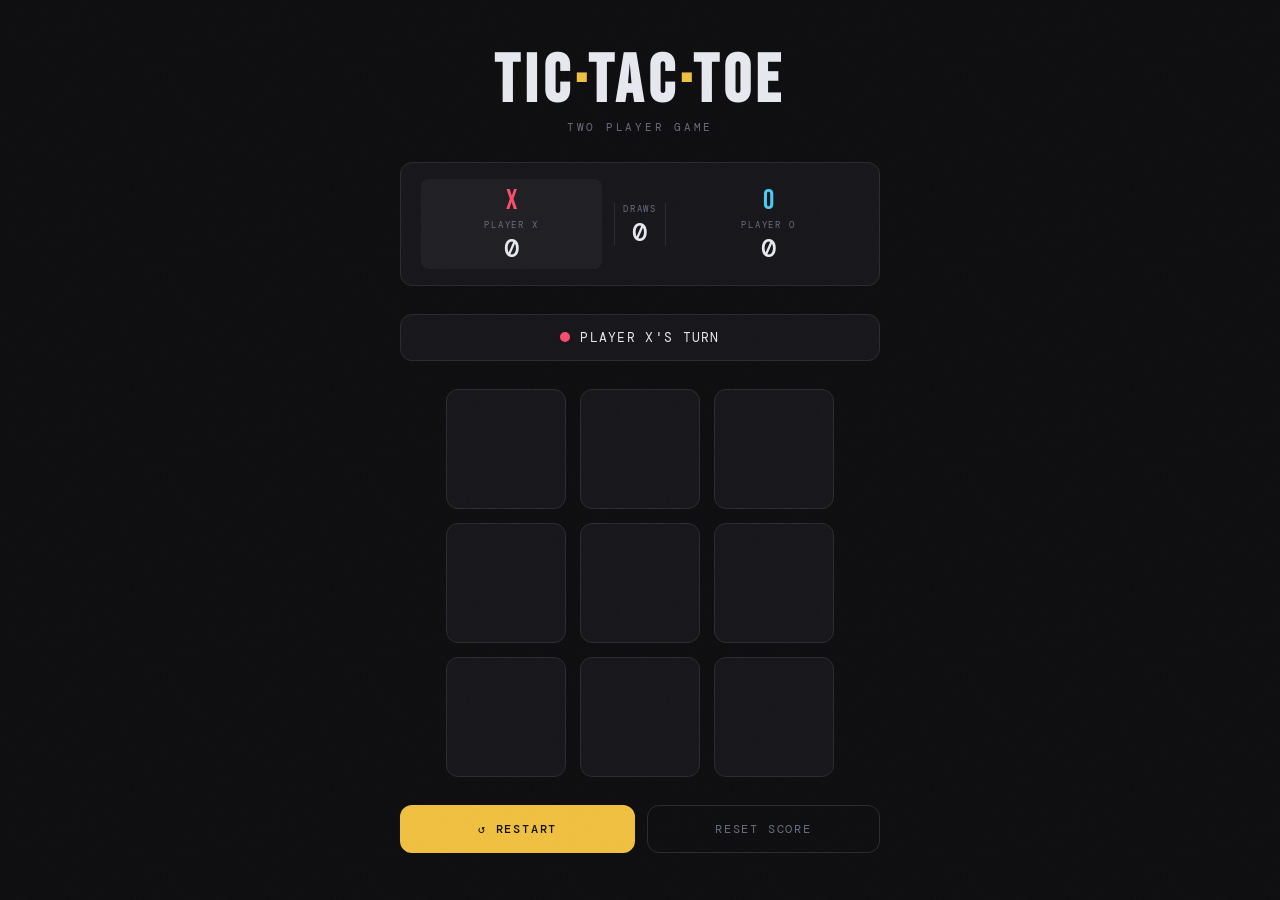
<file: index.html>
<!DOCTYPE html>
<html lang="en">
<head>
  <meta charset="UTF-8" />
  <meta name="viewport" content="width=device-width, initial-scale=1.0" />
  <title>Tic Tac Toe</title>
  <link rel="preconnect" href="https://fonts.googleapis.com" />
  <link rel="preconnect" href="https://fonts.gstatic.com" crossorigin />
  <link href="https://fonts.googleapis.com/css2?family=Bebas+Neue&family=DM+Mono:wght@300;400;500&display=swap" rel="stylesheet" />
  <link rel="stylesheet" href="style.css" />
</head>
<body>
  <div class="noise"></div>

  <main class="container">
    <header>
      <h1 class="title">TIC<span class="accent">·</span>TAC<span class="accent">·</span>TOE</h1>
      <p class="subtitle">Two Player Game</p>
    </header>

    <div class="scoreboard">
      <div class="score-card" id="score-x">
        <span class="score-symbol x-symbol">X</span>
        <span class="score-label">Player X</span>
        <span class="score-value" id="score-x-val">0</span>
      </div>
      <div class="score-divider">
        <span class="score-draws-label">Draws</span>
        <span class="score-value" id="score-draws">0</span>
      </div>
      <div class="score-card" id="score-o">
        <span class="score-symbol o-symbol">O</span>
        <span class="score-label">Player O</span>
        <span class="score-value" id="score-o-val">0</span>
      </div>
    </div>

    <div class="status-bar">
      <div class="turn-indicator" id="turn-indicator">
        <span class="turn-dot" id="turn-dot"></span>
        <span id="status-text">Player X's Turn</span>
      </div>
    </div>

    <div class="board-wrapper">
      <div class="board" id="board">
        <div class="cell" data-index="0"></div>
        <div class="cell" data-index="1"></div>
        <div class="cell" data-index="2"></div>
        <div class="cell" data-index="3"></div>
        <div class="cell" data-index="4"></div>
        <div class="cell" data-index="5"></div>
        <div class="cell" data-index="6"></div>
        <div class="cell" data-index="7"></div>
        <div class="cell" data-index="8"></div>
      </div>
    </div>

    <div class="result-overlay" id="result-overlay">
      <div class="result-card" id="result-card">
        <p class="result-emoji" id="result-emoji">🎉</p>
        <p class="result-text" id="result-text">Player X Wins!</p>
        <button class="btn-restart" id="btn-overlay-restart">Play Again</button>
      </div>
    </div>

    <div class="actions">
      <button class="btn-restart" id="btn-restart">↺ Restart</button>
      <button class="btn-reset-score" id="btn-reset-score">Reset Score</button>
    </div>
  </main>

  <script src="script.js"></script>
</body>
</html>
</file>
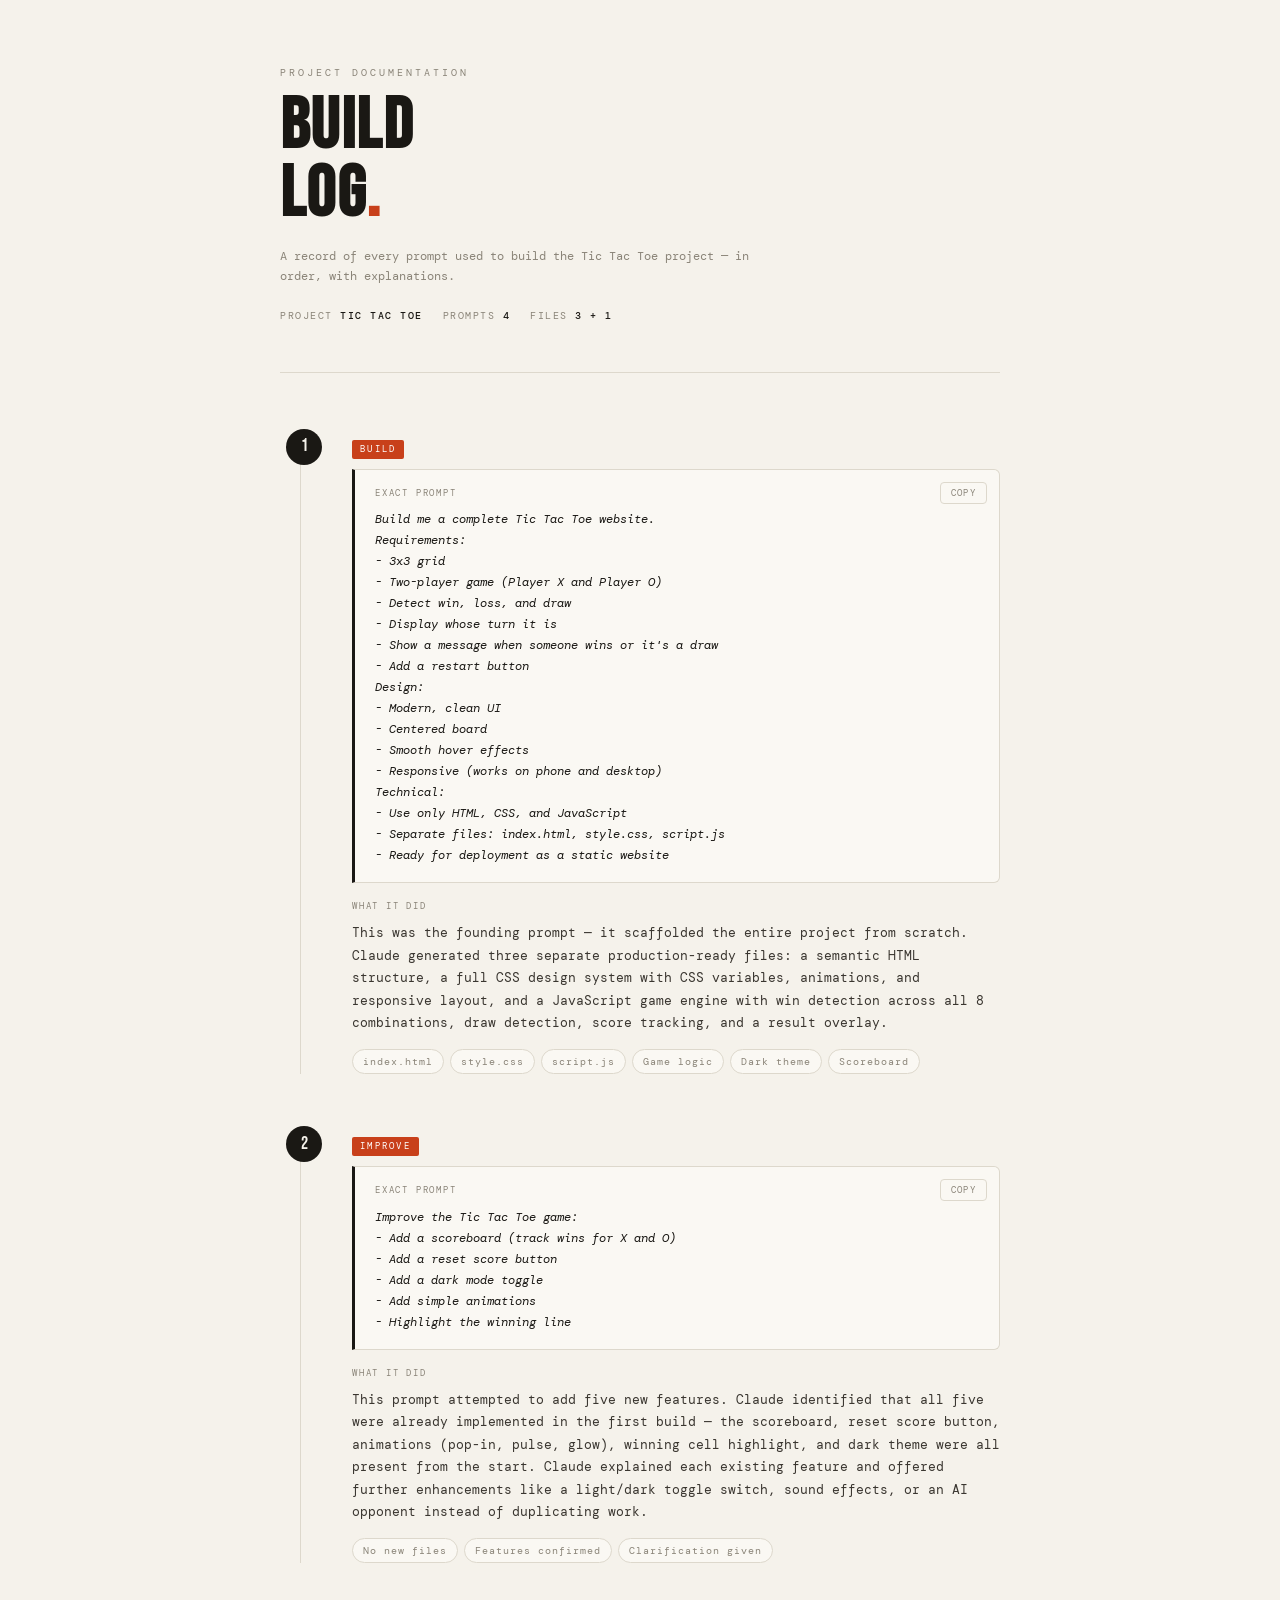
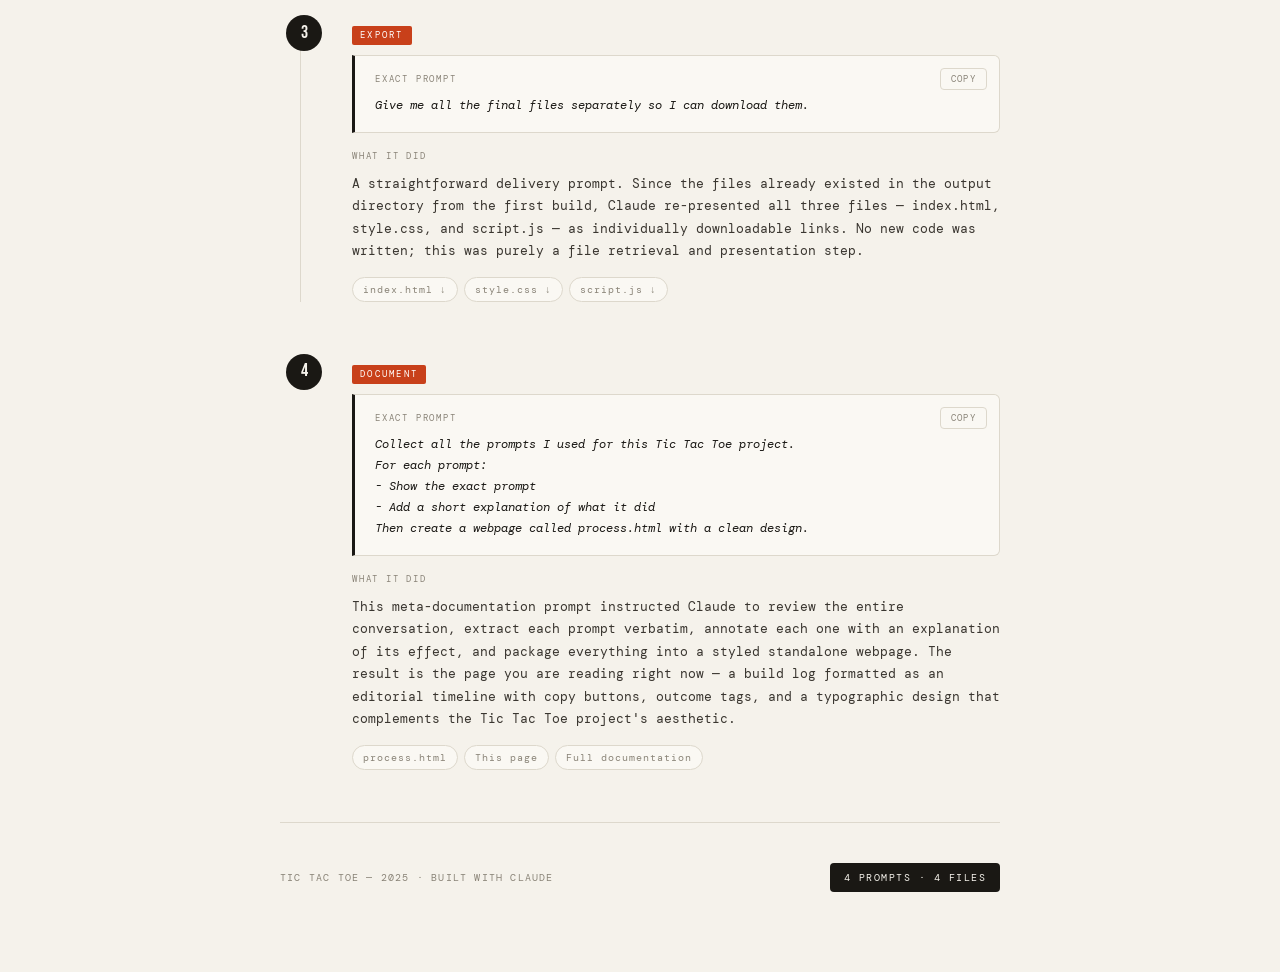
<file: process.html>
<!DOCTYPE html>
<html lang="en">
<head>
  <meta charset="UTF-8" />
  <meta name="viewport" content="width=device-width, initial-scale=1.0" />
  <title>Build Log — Tic Tac Toe Project</title>
  <link rel="preconnect" href="https://fonts.googleapis.com" />
  <link rel="preconnect" href="https://fonts.gstatic.com" crossorigin />
  <link href="https://fonts.googleapis.com/css2?family=Bebas+Neue&family=DM+Mono:ital,wght@0,300;0,400;0,500;1,300&display=swap" rel="stylesheet" />
  <style>
    *, *::before, *::after { box-sizing: border-box; margin: 0; padding: 0; }

    :root {
      --bg:       #f5f2eb;
      --surface:  #faf8f3;
      --border:   #ddd8cc;
      --ink:      #1a1814;
      --muted:    #8a8478;
      --accent:   #c8401a;
      --tag-bg:   #1a1814;
      --tag-text: #f5f2eb;
      --num:      #c8401a;
      --rule:     #ddd8cc;
    }

    html { scroll-behavior: smooth; }

    body {
      background: var(--bg);
      color: var(--ink);
      font-family: 'DM Mono', monospace;
      line-height: 1.7;
      padding: 0 20px 80px;
    }

    /* ── Header ── */
    .page-header {
      max-width: 720px;
      margin: 0 auto;
      padding: 64px 0 48px;
      border-bottom: 1px solid var(--rule);
      display: flex;
      flex-direction: column;
      gap: 12px;
    }

    .eyebrow {
      font-size: 10px;
      letter-spacing: 0.3em;
      text-transform: uppercase;
      color: var(--muted);
    }

    .page-title {
      font-family: 'Bebas Neue', sans-serif;
      font-size: clamp(44px, 10vw, 72px);
      line-height: 0.95;
      letter-spacing: 0.02em;
      color: var(--ink);
    }

    .page-title span { color: var(--accent); }

    .page-desc {
      font-size: 12px;
      color: var(--muted);
      max-width: 480px;
      margin-top: 4px;
    }

    .meta-row {
      display: flex;
      gap: 20px;
      margin-top: 8px;
    }

    .meta-item {
      font-size: 10px;
      letter-spacing: 0.15em;
      text-transform: uppercase;
      color: var(--muted);
    }

    .meta-item strong {
      color: var(--ink);
      font-weight: 500;
    }

    /* ── Timeline ── */
    .timeline {
      max-width: 720px;
      margin: 0 auto;
      padding-top: 56px;
      display: flex;
      flex-direction: column;
      gap: 0;
    }

    .entry {
      display: grid;
      grid-template-columns: 48px 1fr;
      gap: 0 24px;
      padding-bottom: 52px;
      position: relative;
    }

    /* vertical rule */
    .entry:not(:last-child) .entry-line::after {
      content: '';
      position: absolute;
      top: 28px;
      left: 20px;
      width: 1px;
      height: calc(100% - 28px);
      background: var(--rule);
    }

    .entry-line {
      display: flex;
      flex-direction: column;
      align-items: center;
      position: relative;
    }

    .step-num {
      width: 36px;
      height: 36px;
      border-radius: 50%;
      background: var(--tag-bg);
      color: var(--tag-text);
      font-family: 'Bebas Neue', sans-serif;
      font-size: 18px;
      display: flex;
      align-items: center;
      justify-content: center;
      flex-shrink: 0;
      position: relative;
      z-index: 1;
    }

    .entry-body { padding-top: 4px; }

    .entry-tag {
      display: inline-block;
      font-size: 9px;
      letter-spacing: 0.25em;
      text-transform: uppercase;
      background: var(--accent);
      color: #fff;
      padding: 2px 8px;
      border-radius: 2px;
      margin-bottom: 10px;
    }

    .prompt-block {
      background: var(--surface);
      border: 1px solid var(--border);
      border-left: 3px solid var(--ink);
      border-radius: 0 6px 6px 0;
      padding: 16px 20px;
      margin-bottom: 16px;
      position: relative;
    }

    .prompt-label {
      font-size: 9px;
      letter-spacing: 0.2em;
      text-transform: uppercase;
      color: var(--muted);
      margin-bottom: 8px;
    }

    .prompt-text {
      font-size: 12px;
      font-style: italic;
      color: var(--ink);
      line-height: 1.75;
      white-space: pre-wrap;
    }

    .copy-btn {
      position: absolute;
      top: 12px;
      right: 12px;
      font-family: 'DM Mono', monospace;
      font-size: 9px;
      letter-spacing: 0.15em;
      text-transform: uppercase;
      background: transparent;
      border: 1px solid var(--border);
      color: var(--muted);
      padding: 4px 10px;
      border-radius: 4px;
      cursor: pointer;
      transition: all 0.15s;
    }
    .copy-btn:hover { border-color: var(--ink); color: var(--ink); }
    .copy-btn.copied { border-color: #2a8a4a; color: #2a8a4a; }

    .explanation-label {
      font-size: 9px;
      letter-spacing: 0.2em;
      text-transform: uppercase;
      color: var(--muted);
      margin-bottom: 8px;
    }

    .explanation-text {
      font-size: 12.5px;
      color: #3a3630;
      line-height: 1.8;
    }

    .outcome-pills {
      display: flex;
      flex-wrap: wrap;
      gap: 6px;
      margin-top: 14px;
    }

    .pill {
      font-size: 10px;
      letter-spacing: 0.1em;
      padding: 3px 10px;
      border-radius: 20px;
      border: 1px solid var(--border);
      color: var(--muted);
      background: var(--surface);
    }

    /* ── Footer ── */
    .page-footer {
      max-width: 720px;
      margin: 0 auto;
      padding-top: 40px;
      border-top: 1px solid var(--rule);
      display: flex;
      justify-content: space-between;
      align-items: center;
      flex-wrap: wrap;
      gap: 12px;
    }

    .footer-note {
      font-size: 10px;
      letter-spacing: 0.12em;
      text-transform: uppercase;
      color: var(--muted);
    }

    .footer-badge {
      font-size: 10px;
      letter-spacing: 0.15em;
      text-transform: uppercase;
      background: var(--tag-bg);
      color: var(--tag-text);
      padding: 6px 14px;
      border-radius: 4px;
    }

    @media (max-width: 500px) {
      .entry { grid-template-columns: 36px 1fr; gap: 0 14px; }
      .step-num { width: 30px; height: 30px; font-size: 15px; }
      .entry:not(:last-child) .entry-line::after { left: 15px; }
    }
  </style>
</head>
<body>

  <header class="page-header">
    <p class="eyebrow">Project Documentation</p>
    <h1 class="page-title">Build<br/>Log<span>.</span></h1>
    <p class="page-desc">A record of every prompt used to build the Tic Tac Toe project — in order, with explanations.</p>
    <div class="meta-row">
      <span class="meta-item">Project <strong>Tic Tac Toe</strong></span>
      <span class="meta-item">Prompts <strong>4</strong></span>
      <span class="meta-item">Files <strong>3 + 1</strong></span>
    </div>
  </header>

  <div class="timeline">

    <!-- Prompt 1 -->
    <div class="entry">
      <div class="entry-line">
        <div class="step-num">1</div>
      </div>
      <div class="entry-body">
        <span class="entry-tag">Build</span>
        <div class="prompt-block">
          <p class="prompt-label">Exact Prompt</p>
          <p class="prompt-text" id="p1">Build me a complete Tic Tac Toe website.
Requirements:
- 3x3 grid
- Two-player game (Player X and Player O)
- Detect win, loss, and draw
- Display whose turn it is
- Show a message when someone wins or it's a draw
- Add a restart button
Design:
- Modern, clean UI
- Centered board
- Smooth hover effects
- Responsive (works on phone and desktop)
Technical:
- Use only HTML, CSS, and JavaScript
- Separate files: index.html, style.css, script.js
- Ready for deployment as a static website</p>
          <button class="copy-btn" onclick="copyPrompt('p1', this)">Copy</button>
        </div>
        <p class="explanation-label">What it did</p>
        <p class="explanation-text">This was the founding prompt — it scaffolded the entire project from scratch. Claude generated three separate production-ready files: a semantic HTML structure, a full CSS design system with CSS variables, animations, and responsive layout, and a JavaScript game engine with win detection across all 8 combinations, draw detection, score tracking, and a result overlay.</p>
        <div class="outcome-pills">
          <span class="pill">index.html</span>
          <span class="pill">style.css</span>
          <span class="pill">script.js</span>
          <span class="pill">Game logic</span>
          <span class="pill">Dark theme</span>
          <span class="pill">Scoreboard</span>
        </div>
      </div>
    </div>

    <!-- Prompt 2 -->
    <div class="entry">
      <div class="entry-line">
        <div class="step-num">2</div>
      </div>
      <div class="entry-body">
        <span class="entry-tag">Improve</span>
        <div class="prompt-block">
          <p class="prompt-label">Exact Prompt</p>
          <p class="prompt-text" id="p2">Improve the Tic Tac Toe game:
- Add a scoreboard (track wins for X and O)
- Add a reset score button
- Add a dark mode toggle
- Add simple animations
- Highlight the winning line</p>
          <button class="copy-btn" onclick="copyPrompt('p2', this)">Copy</button>
        </div>
        <p class="explanation-label">What it did</p>
        <p class="explanation-text">This prompt attempted to add five new features. Claude identified that all five were already implemented in the first build — the scoreboard, reset score button, animations (pop-in, pulse, glow), winning cell highlight, and dark theme were all present from the start. Claude explained each existing feature and offered further enhancements like a light/dark toggle switch, sound effects, or an AI opponent instead of duplicating work.</p>
        <div class="outcome-pills">
          <span class="pill">No new files</span>
          <span class="pill">Features confirmed</span>
          <span class="pill">Clarification given</span>
        </div>
      </div>
    </div>

    <!-- Prompt 3 -->
    <div class="entry">
      <div class="entry-line">
        <div class="step-num">3</div>
      </div>
      <div class="entry-body">
        <span class="entry-tag">Export</span>
        <div class="prompt-block">
          <p class="prompt-label">Exact Prompt</p>
          <p class="prompt-text" id="p3">Give me all the final files separately so I can download them.</p>
          <button class="copy-btn" onclick="copyPrompt('p3', this)">Copy</button>
        </div>
        <p class="explanation-label">What it did</p>
        <p class="explanation-text">A straightforward delivery prompt. Since the files already existed in the output directory from the first build, Claude re-presented all three files — index.html, style.css, and script.js — as individually downloadable links. No new code was written; this was purely a file retrieval and presentation step.</p>
        <div class="outcome-pills">
          <span class="pill">index.html ↓</span>
          <span class="pill">style.css ↓</span>
          <span class="pill">script.js ↓</span>
        </div>
      </div>
    </div>

    <!-- Prompt 4 -->
    <div class="entry">
      <div class="entry-line">
        <div class="step-num">4</div>
      </div>
      <div class="entry-body">
        <span class="entry-tag">Document</span>
        <div class="prompt-block">
          <p class="prompt-label">Exact Prompt</p>
          <p class="prompt-text" id="p4">Collect all the prompts I used for this Tic Tac Toe project.
For each prompt:
- Show the exact prompt
- Add a short explanation of what it did
Then create a webpage called process.html with a clean design.</p>
          <button class="copy-btn" onclick="copyPrompt('p4', this)">Copy</button>
        </div>
        <p class="explanation-label">What it did</p>
        <p class="explanation-text">This meta-documentation prompt instructed Claude to review the entire conversation, extract each prompt verbatim, annotate each one with an explanation of its effect, and package everything into a styled standalone webpage. The result is the page you are reading right now — a build log formatted as an editorial timeline with copy buttons, outcome tags, and a typographic design that complements the Tic Tac Toe project's aesthetic.</p>
        <div class="outcome-pills">
          <span class="pill">process.html</span>
          <span class="pill">This page</span>
          <span class="pill">Full documentation</span>
        </div>
      </div>
    </div>

  </div>

  <footer class="page-footer">
    <span class="footer-note">Tic Tac Toe — 2025 · Built with Claude</span>
    <span class="footer-badge">4 Prompts · 4 Files</span>
  </footer>

  <script>
    function copyPrompt(id, btn) {
      const text = document.getElementById(id).textContent;
      navigator.clipboard.writeText(text).then(() => {
        btn.textContent = 'Copied!';
        btn.classList.add('copied');
        setTimeout(() => {
          btn.textContent = 'Copy';
          btn.classList.remove('copied');
        }, 2000);
      });
    }
  </script>
</body>
</html>
</file>
<file: style.css>
/* ── Reset & Base ────────────────────────────── */
*, *::before, *::after { box-sizing: border-box; margin: 0; padding: 0; }

:root {
  --bg:        #0d0d0f;
  --surface:   #16161a;
  --border:    #2a2a32;
  --x-color:   #ff4d6d;
  --o-color:   #4cc9f0;
  --text:      #e8e8f0;
  --muted:     #6b6b80;
  --accent:    #f0c040;
  --win-line:  #f0c040;
  --radius:    12px;
  --cell-size: clamp(80px, 22vw, 120px);
  --gap:       clamp(8px, 2vw, 14px);
}

html { height: 100%; }

body {
  min-height: 100%;
  background: var(--bg);
  color: var(--text);
  font-family: 'DM Mono', monospace;
  display: flex;
  align-items: center;
  justify-content: center;
  padding: 24px 16px;
  overflow-x: hidden;
  position: relative;
}

/* Grain overlay */
.noise {
  pointer-events: none;
  position: fixed;
  inset: 0;
  z-index: 100;
  opacity: 0.035;
  background-image: url("data:image/svg+xml,%3Csvg viewBox='0 0 256 256' xmlns='http://www.w3.org/2000/svg'%3E%3Cfilter id='noise'%3E%3CfeTurbulence type='fractalNoise' baseFrequency='0.9' numOctaves='4' stitchTiles='stitch'/%3E%3C/filter%3E%3Crect width='100%25' height='100%25' filter='url(%23noise)'/%3E%3C/svg%3E");
  background-size: 200px;
}

/* ── Layout ──────────────────────────────────── */
.container {
  width: 100%;
  max-width: 480px;
  display: flex;
  flex-direction: column;
  align-items: center;
  gap: 28px;
  position: relative;
}

/* ── Header ──────────────────────────────────── */
header { text-align: center; }

.title {
  font-family: 'Bebas Neue', sans-serif;
  font-size: clamp(42px, 12vw, 68px);
  letter-spacing: 0.08em;
  line-height: 1;
  color: var(--text);
}

.accent { color: var(--accent); }

.subtitle {
  font-size: 11px;
  letter-spacing: 0.25em;
  text-transform: uppercase;
  color: var(--muted);
  margin-top: 4px;
}

/* ── Scoreboard ──────────────────────────────── */
.scoreboard {
  display: flex;
  align-items: center;
  gap: 12px;
  width: 100%;
  background: var(--surface);
  border: 1px solid var(--border);
  border-radius: var(--radius);
  padding: 16px 20px;
}

.score-card {
  flex: 1;
  display: flex;
  flex-direction: column;
  align-items: center;
  gap: 4px;
  padding: 8px;
  border-radius: 8px;
  transition: background 0.3s;
}

.score-card.active-player { background: rgba(255,255,255,0.04); }

.score-symbol {
  font-family: 'Bebas Neue', sans-serif;
  font-size: 28px;
  line-height: 1;
}
.x-symbol { color: var(--x-color); }
.o-symbol { color: var(--o-color); }

.score-label {
  font-size: 9px;
  letter-spacing: 0.2em;
  text-transform: uppercase;
  color: var(--muted);
}

.score-value {
  font-size: 26px;
  font-weight: 500;
  color: var(--text);
  line-height: 1;
}

.score-divider {
  display: flex;
  flex-direction: column;
  align-items: center;
  gap: 4px;
  padding: 0 8px;
  border-left: 1px solid var(--border);
  border-right: 1px solid var(--border);
}

.score-draws-label {
  font-size: 9px;
  letter-spacing: 0.2em;
  text-transform: uppercase;
  color: var(--muted);
}

/* ── Status Bar ──────────────────────────────── */
.status-bar {
  width: 100%;
  background: var(--surface);
  border: 1px solid var(--border);
  border-radius: var(--radius);
  padding: 14px 20px;
  display: flex;
  justify-content: center;
}

.turn-indicator {
  display: flex;
  align-items: center;
  gap: 10px;
  font-size: 13px;
  letter-spacing: 0.1em;
  text-transform: uppercase;
}

.turn-dot {
  width: 10px;
  height: 10px;
  border-radius: 50%;
  background: var(--x-color);
  transition: background 0.3s;
  animation: pulse 1.5s infinite;
}

.turn-dot.o-turn { background: var(--o-color); }
.turn-dot.done   { background: var(--accent); animation: none; }

@keyframes pulse {
  0%, 100% { opacity: 1; transform: scale(1); }
  50%       { opacity: 0.6; transform: scale(0.8); }
}

/* ── Board ───────────────────────────────────── */
.board-wrapper {
  position: relative;
  width: calc(var(--cell-size) * 3 + var(--gap) * 2);
}

.board {
  display: grid;
  grid-template-columns: repeat(3, var(--cell-size));
  grid-template-rows: repeat(3, var(--cell-size));
  gap: var(--gap);
}

.cell {
  width: var(--cell-size);
  height: var(--cell-size);
  background: var(--surface);
  border: 1px solid var(--border);
  border-radius: var(--radius);
  display: flex;
  align-items: center;
  justify-content: center;
  cursor: pointer;
  font-family: 'Bebas Neue', sans-serif;
  font-size: calc(var(--cell-size) * 0.5);
  line-height: 1;
  transition: background 0.15s, border-color 0.15s, transform 0.1s;
  user-select: none;
  position: relative;
  overflow: hidden;
}

.cell::after {
  content: '';
  position: absolute;
  inset: 0;
  background: rgba(255,255,255,0);
  transition: background 0.15s;
  border-radius: inherit;
}

.cell:hover:not(.taken):not(.game-over) {
  background: #1e1e26;
  border-color: #3a3a48;
  transform: scale(1.04);
}

.cell:hover:not(.taken):not(.game-over)::after {
  background: rgba(255,255,255,0.03);
}

.cell:active:not(.taken):not(.game-over) { transform: scale(0.97); }

.cell.x { color: var(--x-color); animation: pop 0.25s cubic-bezier(0.34,1.56,0.64,1); }
.cell.o { color: var(--o-color); animation: pop 0.25s cubic-bezier(0.34,1.56,0.64,1); }

.cell.winning {
  background: rgba(240,192,64,0.1);
  border-color: var(--win-line);
  animation: winner-glow 1s ease infinite alternate;
}

@keyframes pop {
  0%   { transform: scale(0.5); opacity: 0; }
  100% { transform: scale(1);   opacity: 1; }
}

@keyframes winner-glow {
  from { box-shadow: 0 0 0px rgba(240,192,64,0.3); }
  to   { box-shadow: 0 0 20px rgba(240,192,64,0.5); }
}

/* ── Result Overlay ──────────────────────────── */
.result-overlay {
  position: absolute;
  inset: 0;
  display: none;
  align-items: center;
  justify-content: center;
  background: rgba(13,13,15,0.85);
  backdrop-filter: blur(6px);
  border-radius: var(--radius);
  z-index: 10;
}

.result-overlay.show {
  display: flex;
  animation: fade-in 0.35s ease;
}

@keyframes fade-in {
  from { opacity: 0; transform: scale(0.95); }
  to   { opacity: 1; transform: scale(1); }
}

.result-card {
  display: flex;
  flex-direction: column;
  align-items: center;
  gap: 12px;
  padding: 32px 40px;
  background: var(--surface);
  border: 1px solid var(--border);
  border-radius: var(--radius);
  text-align: center;
}

.result-emoji { font-size: 42px; }

.result-text {
  font-family: 'Bebas Neue', sans-serif;
  font-size: 36px;
  letter-spacing: 0.05em;
  color: var(--text);
}

/* ── Actions ─────────────────────────────────── */
.actions {
  display: flex;
  gap: 12px;
  width: 100%;
}

.btn-restart, .btn-reset-score {
  flex: 1;
  font-family: 'DM Mono', monospace;
  font-size: 12px;
  letter-spacing: 0.15em;
  text-transform: uppercase;
  cursor: pointer;
  border-radius: var(--radius);
  padding: 14px 20px;
  transition: background 0.2s, transform 0.1s, border-color 0.2s;
}

.btn-restart:active, .btn-reset-score:active { transform: scale(0.97); }

.btn-restart {
  background: var(--accent);
  color: #0d0d0f;
  border: 2px solid var(--accent);
  font-weight: 500;
}

.btn-restart:hover {
  background: #f5cc55;
  border-color: #f5cc55;
}

.btn-reset-score {
  background: transparent;
  color: var(--muted);
  border: 1px solid var(--border);
}

.btn-reset-score:hover {
  border-color: var(--muted);
  color: var(--text);
  background: rgba(255,255,255,0.03);
}

/* ── Responsive ──────────────────────────────── */
@media (max-width: 360px) {
  :root { --cell-size: 90px; --gap: 8px; }
  .result-card { padding: 24px 28px; }
}
</file>
